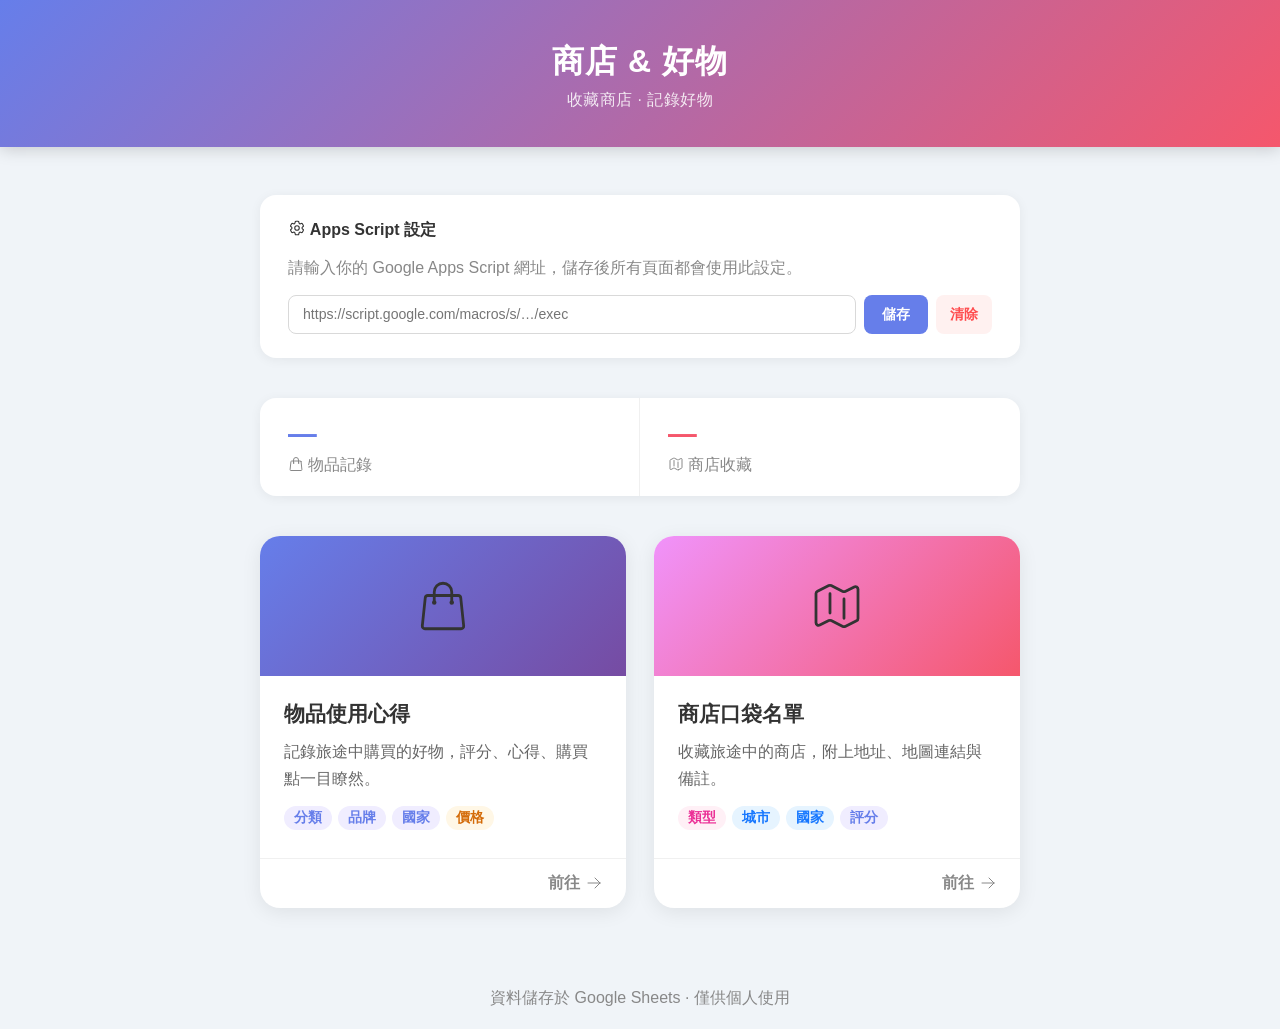
<file: index.html>
<!doctype html>
<html lang="zh-TW">
    <head>
        <meta charset="UTF-8" />
        <meta name="viewport" content="width=device-width, initial-scale=1.0" />
        <title>商店 &amp; 好物</title>
        <link rel="stylesheet" href="index.css" />
    </head>
    <body>
        <header>
            <h1>商店 &amp; 好物</h1>
            <div class="subtitle">收藏商店 · 記錄好物</div>
        </header>

        <main>
            <div class="setup-section">
                <h3>
                    <svg
                        xmlns="http://www.w3.org/2000/svg"
                        fill="none"
                        viewBox="0 0 24 24"
                        stroke-width="1.5"
                        stroke="currentColor"
                        width="18"
                        height="18"
                    >
                        <path
                            stroke-linecap="round"
                            stroke-linejoin="round"
                            d="M9.594 3.94c.09-.542.56-.94 1.11-.94h2.593c.55 0 1.02.398 1.11.94l.213 1.281c.063.374.313.686.645.87.074.04.147.083.22.127.325.196.72.257 1.075.124l1.217-.456a1.125 1.125 0 0 1 1.37.49l1.296 2.247a1.125 1.125 0 0 1-.26 1.431l-1.003.827c-.293.241-.438.613-.43.992a7.723 7.723 0 0 1 0 .255c-.008.378.137.75.43.991l1.004.827c.424.35.534.955.26 1.43l-1.298 2.247a1.125 1.125 0 0 1-1.369.491l-1.217-.456c-.355-.133-.75-.072-1.076.124a6.47 6.47 0 0 1-.22.128c-.331.183-.581.495-.644.869l-.213 1.281c-.09.543-.56.94-1.11.94h-2.594c-.55 0-1.019-.398-1.11-.94l-.213-1.281c-.062-.374-.312-.686-.644-.87a6.52 6.52 0 0 1-.22-.127c-.325-.196-.72-.257-1.076-.124l-1.217.456a1.125 1.125 0 0 1-1.369-.49l-1.297-2.247a1.125 1.125 0 0 1 .26-1.431l1.004-.827c.292-.24.437-.613.43-.991a6.932 6.932 0 0 1 0-.255c.007-.38-.138-.751-.43-.992l-1.004-.827a1.125 1.125 0 0 1-.26-1.43l1.297-2.247a1.125 1.125 0 0 1 1.37-.491l1.216.456c.356.133.751.072 1.076-.124.072-.044.146-.086.22-.128.332-.183.582-.495.644-.869l.214-1.28Z"
                        />
                        <path
                            stroke-linecap="round"
                            stroke-linejoin="round"
                            d="M15 12a3 3 0 1 1-6 0 3 3 0 0 1 6 0Z"
                        />
                    </svg>
                    Apps Script 設定
                </h3>
                <p>請輸入你的 Google Apps Script 網址，儲存後所有頁面都會使用此設定。</p>
                <div class="url-row">
                    <input
                        type="url"
                        id="urlInput"
                        placeholder="https://script.google.com/macros/s/…/exec"
                    />
                    <button class="btn-save-url" onclick="saveUrl()">儲存</button>
                    <button class="btn-clear-url" onclick="clearUrl()">清除</button>
                </div>
                <div class="url-status" id="urlStatus"></div>
            </div>

            <div class="stats-strip">
                <a class="stat-item" href="products.html">
                    <span class="stat-num purple" id="statProducts">
                        <span class="loading-dots"><span></span><span></span><span></span></span>
                    </span>
                    <span class="stat-label">
                        <svg
                            xmlns="http://www.w3.org/2000/svg"
                            fill="none"
                            viewBox="0 0 24 24"
                            stroke-width="1.5"
                            stroke="currentColor"
                            width="16"
                            height="16"
                        >
                            <path
                                stroke-linecap="round"
                                stroke-linejoin="round"
                                d="M15.75 10.5V6a3.75 3.75 0 1 0-7.5 0v4.5m11.356-1.993 1.263 12c.07.665-.45 1.243-1.119 1.243H4.25a1.125 1.125 0 0 1-1.12-1.243l1.264-12A1.125 1.125 0 0 1 5.513 7.5h12.974c.576 0 1.059.435 1.119 1.007ZM8.625 10.5a.375.375 0 1 1-.75 0 .375.375 0 0 1 .75 0Zm7.5 0a.375.375 0 1 1-.75 0 .375.375 0 0 1 .75 0Z"
                            />
                        </svg>
                        物品記錄
                    </span>
                </a>
                <a class="stat-item" href="shops.html">
                    <span class="stat-num pink" id="statShops">
                        <span class="loading-dots"><span></span><span></span><span></span></span>
                    </span>
                    <span class="stat-label">
                        <svg
                            xmlns="http://www.w3.org/2000/svg"
                            fill="none"
                            viewBox="0 0 24 24"
                            stroke-width="1.5"
                            stroke="currentColor"
                            width="16"
                            height="16"
                        >
                            <path
                                stroke-linecap="round"
                                stroke-linejoin="round"
                                d="M9 6.75V15m6-6v8.25m.503 3.498 4.875-2.437c.381-.19.622-.58.622-1.006V4.82c0-.836-.88-1.38-1.628-1.006l-3.869 1.934c-.317.159-.69.159-1.006 0L9.503 3.252a1.125 1.125 0 0 0-1.006 0L3.622 5.689C3.24 5.88 3 6.27 3 6.695V19.18c0 .836.88 1.38 1.628 1.006l3.869-1.934c.317-.159.69-.159 1.006 0l4.994 2.497c.317.159.69.159 1.006 0Z"
                            />
                        </svg>
                        商店收藏
                    </span>
                </a>
            </div>

            <div class="cards-row">
                <a class="dash-card" href="products.html">
                    <div class="card-banner banner-products">
                        <svg
                            xmlns="http://www.w3.org/2000/svg"
                            fill="none"
                            viewBox="0 0 24 24"
                            stroke-width="1.2"
                            stroke="currentColor"
                            width="56"
                            height="56"
                        >
                            <path
                                stroke-linecap="round"
                                stroke-linejoin="round"
                                d="M15.75 10.5V6a3.75 3.75 0 1 0-7.5 0v4.5m11.356-1.993 1.263 12c.07.665-.45 1.243-1.119 1.243H4.25a1.125 1.125 0 0 1-1.12-1.243l1.264-12A1.125 1.125 0 0 1 5.513 7.5h12.974c.576 0 1.059.435 1.119 1.007ZM8.625 10.5a.375.375 0 1 1-.75 0 .375.375 0 0 1 .75 0Zm7.5 0a.375.375 0 1 1-.75 0 .375.375 0 0 1 .75 0Z"
                            />
                        </svg>
                    </div>
                    <div class="card-content">
                        <h2>物品使用心得</h2>
                        <p>記錄旅途中購買的好物，評分、心得、購買點一目瞭然。</p>
                        <div class="card-tags">
                            <span class="tag tag-purple">分類</span>
                            <span class="tag tag-purple">品牌</span>
                            <span class="tag tag-purple">國家</span>
                            <span class="tag tag-orange">價格</span>
                        </div>
                    </div>
                    <div class="card-footer">
                        前往
                        <svg
                            xmlns="http://www.w3.org/2000/svg"
                            fill="none"
                            viewBox="0 0 24 24"
                            stroke-width="1.5"
                            stroke="currentColor"
                            width="16"
                            height="16"
                        >
                            <path
                                stroke-linecap="round"
                                stroke-linejoin="round"
                                d="M13.5 4.5 21 12m0 0-7.5 7.5M21 12H3"
                            />
                        </svg>
                    </div>
                </a>

                <a class="dash-card" href="shops.html">
                    <div class="card-banner banner-shops">
                        <svg
                            xmlns="http://www.w3.org/2000/svg"
                            fill="none"
                            viewBox="0 0 24 24"
                            stroke-width="1.2"
                            stroke="currentColor"
                            width="56"
                            height="56"
                        >
                            <path
                                stroke-linecap="round"
                                stroke-linejoin="round"
                                d="M9 6.75V15m6-6v8.25m.503 3.498 4.875-2.437c.381-.19.622-.58.622-1.006V4.82c0-.836-.88-1.38-1.628-1.006l-3.869 1.934c-.317.159-.69.159-1.006 0L9.503 3.252a1.125 1.125 0 0 0-1.006 0L3.622 5.689C3.24 5.88 3 6.27 3 6.695V19.18c0 .836.88 1.38 1.628 1.006l3.869-1.934c.317-.159.69-.159 1.006 0l4.994 2.497c.317.159.69.159 1.006 0Z"
                            />
                        </svg>
                    </div>
                    <div class="card-content">
                        <h2>商店口袋名單</h2>
                        <p>收藏旅途中的商店，附上地址、地圖連結與備註。</p>
                        <div class="card-tags">
                            <span class="tag tag-pink">類型</span>
                            <span class="tag tag-blue">城市</span>
                            <span class="tag tag-blue">國家</span>
                            <span class="tag tag-purple">評分</span>
                        </div>
                    </div>
                    <div class="card-footer">
                        前往
                        <svg
                            xmlns="http://www.w3.org/2000/svg"
                            fill="none"
                            viewBox="0 0 24 24"
                            stroke-width="1.5"
                            stroke="currentColor"
                            width="16"
                            height="16"
                        >
                            <path
                                stroke-linecap="round"
                                stroke-linejoin="round"
                                d="M13.5 4.5 21 12m0 0-7.5 7.5M21 12H3"
                            />
                        </svg>
                    </div>
                </a>
            </div>
        </main>

        <footer>資料儲存於 Google Sheets · 僅供個人使用</footer>

        <script src="icons.js"></script>
        <script src="index.js"></script>
    </body>
</html>
</file>
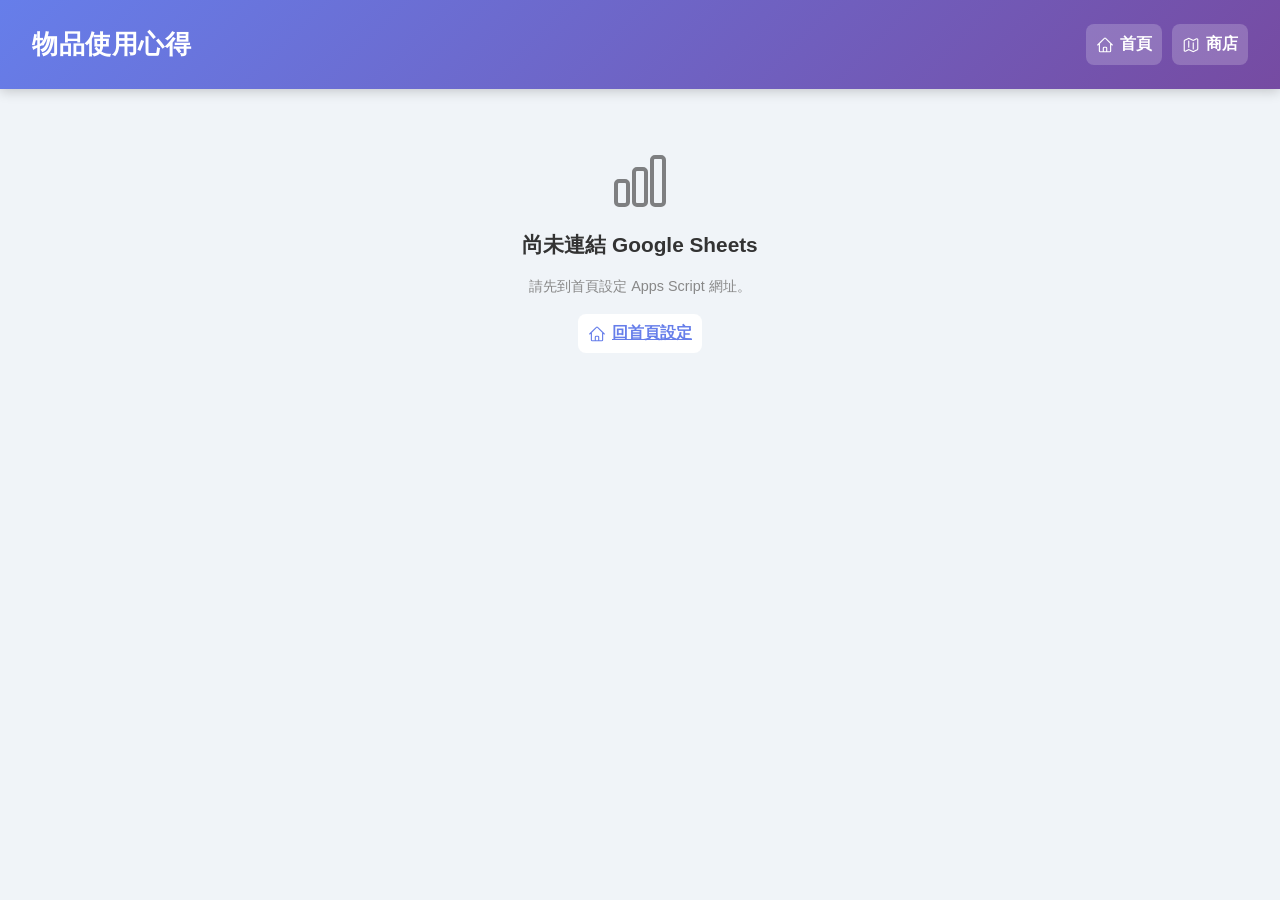
<file: products.html>
<!doctype html>
<html lang="zh-TW">
    <head>
        <meta charset="UTF-8" />
        <meta name="viewport" content="width=device-width, initial-scale=1.0" />
        <title>物品使用心得</title>
        <link rel="stylesheet" href="style.css" />
        <style>
            :root {
                --color-primary: #667eea;
                --color-primary-light: #f0edff;
                --header-bg: linear-gradient(135deg, #667eea 0%, #764ba2 100%);
            }
            .tag-shop {
                background: #f6ffed;
                color: #389e0d;
            }
            .tag-price {
                background: #fff7e6;
                color: #d46b08;
                font-weight: 700;
            }
            .card-review {
                font-size: 0.88rem;
                color: #555;
                line-height: 1.6;
                white-space: pre-line;
            }
        </style>
    </head>
    <body>
        <header>
            <h1>物品使用心得</h1>
            <div class="header-right">
                <a class="nav-link" href="index.html">
                    <svg
                        xmlns="http://www.w3.org/2000/svg"
                        fill="none"
                        viewBox="0 0 24 24"
                        stroke-width="1.5"
                        stroke="currentColor"
                        width="18"
                        height="18"
                    >
                        <path
                            stroke-linecap="round"
                            stroke-linejoin="round"
                            d="m2.25 12 8.954-8.955c.44-.439 1.152-.439 1.591 0L21.75 12M4.5 9.75v10.125c0 .621.504 1.125 1.125 1.125H9.75v-4.875c0-.621.504-1.125 1.125-1.125h2.25c.621 0 1.125.504 1.125 1.125V21h4.125c.621 0 1.125-.504 1.125-1.125V9.75M8.25 21h8.25"
                        />
                    </svg>
                    <span class="btn-label">首頁</span>
                </a>
                <a class="nav-link" href="shops.html">
                    <svg
                        xmlns="http://www.w3.org/2000/svg"
                        fill="none"
                        viewBox="0 0 24 24"
                        stroke-width="1.5"
                        stroke="currentColor"
                        width="18"
                        height="18"
                    >
                        <path
                            stroke-linecap="round"
                            stroke-linejoin="round"
                            d="M9 6.75V15m6-6v8.25m.503 3.498 4.875-2.437c.381-.19.622-.58.622-1.006V4.82c0-.836-.88-1.38-1.628-1.006l-3.869 1.934c-.317.159-.69.159-1.006 0L9.503 3.252a1.125 1.125 0 0 0-1.006 0L3.622 5.689C3.24 5.88 3 6.27 3 6.695V19.18c0 .836.88 1.38 1.628 1.006l3.869-1.934c.317-.159.69-.159 1.006 0l4.994 2.497c.317.159.69.159 1.006 0Z"
                        />
                    </svg>
                    <span class="btn-label">商店</span>
                </a>
                <button
                    class="btn btn-primary"
                    id="addBtn"
                    onclick="openAddModal()"
                    style="display: none"
                >
                    <svg
                        xmlns="http://www.w3.org/2000/svg"
                        fill="none"
                        viewBox="0 0 24 24"
                        stroke-width="1.5"
                        stroke="currentColor"
                        width="18"
                        height="18"
                    >
                        <path
                            stroke-linecap="round"
                            stroke-linejoin="round"
                            d="M12 4.5v15m7.5-7.5h-15"
                        />
                    </svg>
                    <span class="btn-label">新增</span>
                </button>
            </div>
        </header>

        <div class="toolbar" id="toolbar" style="display: none">
            <input
                class="search-box"
                id="searchInput"
                type="text"
                placeholder="搜尋物品名稱、品牌、國家…"
                oninput="renderCards()"
            />
            <select class="filter-select" id="countryFilter" onchange="renderCards()">
                <option value="">所有國家</option>
            </select>
            <select class="filter-select" id="ratingFilter" onchange="renderCards()">
                <option value="">所有評分</option>
                <option value="5">5 星</option>
                <option value="4">4 星以上</option>
                <option value="3">3 星以上</option>
            </select>
            <span class="stats" id="statsText"></span>
        </div>

        <div class="setup-banner" id="setupBanner">
            <div class="icon">
                <svg
                    xmlns="http://www.w3.org/2000/svg"
                    fill="none"
                    viewBox="0 0 24 24"
                    stroke-width="1.5"
                    stroke="currentColor"
                    width="64"
                    height="64"
                >
                    <path
                        stroke-linecap="round"
                        stroke-linejoin="round"
                        d="M3 13.125C3 12.504 3.504 12 4.125 12h2.25c.621 0 1.125.504 1.125 1.125v6.75C7.5 20.496 6.996 21 6.375 21h-2.25A1.125 1.125 0 0 1 3 19.875v-6.75ZM9.75 8.625c0-.621.504-1.125 1.125-1.125h2.25c.621 0 1.125.504 1.125 1.125v11.25c0 .621-.504 1.125-1.125 1.125h-2.25a1.125 1.125 0 0 1-1.125-1.125V8.625ZM16.5 4.125c0-.621.504-1.125 1.125-1.125h2.25C20.496 3 21 3.504 21 4.125v15.75c0 .621-.504 1.125-1.125 1.125h-2.25a1.125 1.125 0 0 1-1.125-1.125V4.125Z"
                    />
                </svg>
            </div>
            <h2>尚未連結 Google Sheets</h2>
            <p>請先到首頁設定 Apps Script 網址。</p>
            <a href="index.html" class="btn btn-primary">
                <svg
                    xmlns="http://www.w3.org/2000/svg"
                    fill="none"
                    viewBox="0 0 24 24"
                    stroke-width="1.5"
                    stroke="currentColor"
                    width="18"
                    height="18"
                >
                    <path
                        stroke-linecap="round"
                        stroke-linejoin="round"
                        d="m2.25 12 8.954-8.955c.44-.439 1.152-.439 1.591 0L21.75 12M4.5 9.75v10.125c0 .621.504 1.125 1.125 1.125H9.75v-4.875c0-.621.504-1.125 1.125-1.125h2.25c.621 0 1.125.504 1.125 1.125V21h4.125c.621 0 1.125-.504 1.125-1.125V9.75M8.25 21h8.25"
                    />
                </svg>
                回首頁設定
            </a>
        </div>

        <div class="grid" id="cardGrid"></div>

        <div class="loading-overlay" id="loadingOverlay">
            <div class="spinner"></div>
            <div id="loadingText">載入中…</div>
        </div>

        <div class="overlay" id="formOverlay">
            <div class="modal">
                <div class="modal-header">
                    <h2 id="formTitle">新增記錄</h2>
                    <button class="close-btn" onclick="closeFormModal()">
                        <svg
                            xmlns="http://www.w3.org/2000/svg"
                            fill="none"
                            viewBox="0 0 24 24"
                            stroke-width="1.5"
                            stroke="currentColor"
                            width="20"
                            height="20"
                        >
                            <path
                                stroke-linecap="round"
                                stroke-linejoin="round"
                                d="M6 18 18 6M6 6l12 12"
                            />
                        </svg>
                    </button>
                </div>
                <div class="modal-body">
                    <div class="form-row">
                        <div class="form-group">
                            <label>物品名稱 *</label>
                            <input type="text" id="fName" placeholder="例：收納盒" />
                        </div>
                        <div class="form-group">
                            <label>品牌</label>
                            <input type="text" id="fBrand" placeholder="例：無印良品" />
                        </div>
                    </div>
                    <div class="form-row">
                        <div class="form-group">
                            <label>分類</label>
                            <input type="text" id="fTags" placeholder="例：藥妝" list="tagsList" />
                            <datalist id="tagsList"></datalist>
                        </div>
                        <div class="form-group">
                            <label>評分</label>
                            <div class="star-input" id="starInput">
                                <span data-v="1" onclick="setStar(1)"></span>
                                <span data-v="2" onclick="setStar(2)"></span>
                                <span data-v="3" onclick="setStar(3)"></span>
                                <span data-v="4" onclick="setStar(4)"></span>
                                <span data-v="5" onclick="setStar(5)"></span>
                            </div>
                        </div>
                    </div>
                    <div class="form-row">
                        <div class="form-group">
                            <label>國家</label>
                            <input
                                type="text"
                                id="fCountry"
                                placeholder="例：日本"
                                list="countryList"
                            />
                            <datalist id="countryList"></datalist>
                        </div>
                        <div class="form-group">
                            <label>購買點</label>
                            <input
                                type="text"
                                id="fShop"
                                placeholder="例：東京澀谷門市"
                                list="shopList"
                            />
                            <datalist id="shopList"></datalist>
                        </div>
                    </div>
                    <div class="form-row">
                        <div class="form-group">
                            <label>幣別</label>
                            <input type="text" id="fCurrency" placeholder="JPY" list="currencyList">
                            <datalist id="currencyList"></datalist>
                        </div>
                        <div class="form-group">
                            <label>價格</label>
                            <input type="text" id="fPrice" placeholder="例：990" />
                        </div>
                    </div>
                    <div class="form-group">
                        <label>物品圖片網址</label>
                        <input
                            type="url"
                            id="fImgUrl"
                            placeholder="https://…"
                            oninput="handleUrlInput(this.value)"
                        />
                        <img
                            id="imgPreview"
                            style="
                                width: 100%;
                                max-height: 200px;
                                object-fit: contain;
                                border-radius: 8px;
                                margin-top: 8px;
                                display: none;
                            "
                        />
                    </div>
                    <div class="form-group">
                        <label>使用心得</label>
                        <textarea
                            id="fReview"
                            placeholder="描述你的使用感受、優缺點、推薦程度…"
                        ></textarea>
                    </div>
                </div>
                <div class="modal-footer">
                    <button class="btn btn-cancel" onclick="closeFormModal()">取消</button>
                    <button class="btn btn-save" id="saveBtn" onclick="saveRecord()">儲存</button>
                </div>
            </div>
        </div>

        <button class="back-to-top" id="backToTop" onclick="window.scrollTo({top:0,behavior:'smooth'})" title="回到頂端">
            <svg xmlns="http://www.w3.org/2000/svg" fill="none" viewBox="0 0 24 24" stroke-width="2" stroke="currentColor" width="22" height="22">
                <path stroke-linecap="round" stroke-linejoin="round" d="M4.5 10.5 12 3m0 0 7.5 7.5M12 3v18" />
            </svg>
        </button>

        <div class="toast" id="toast"></div>

        <script src="icons.js"></script>
        <script src="common.js"></script>
        <script src="products.js"></script>
    </body>
</html>
</file>
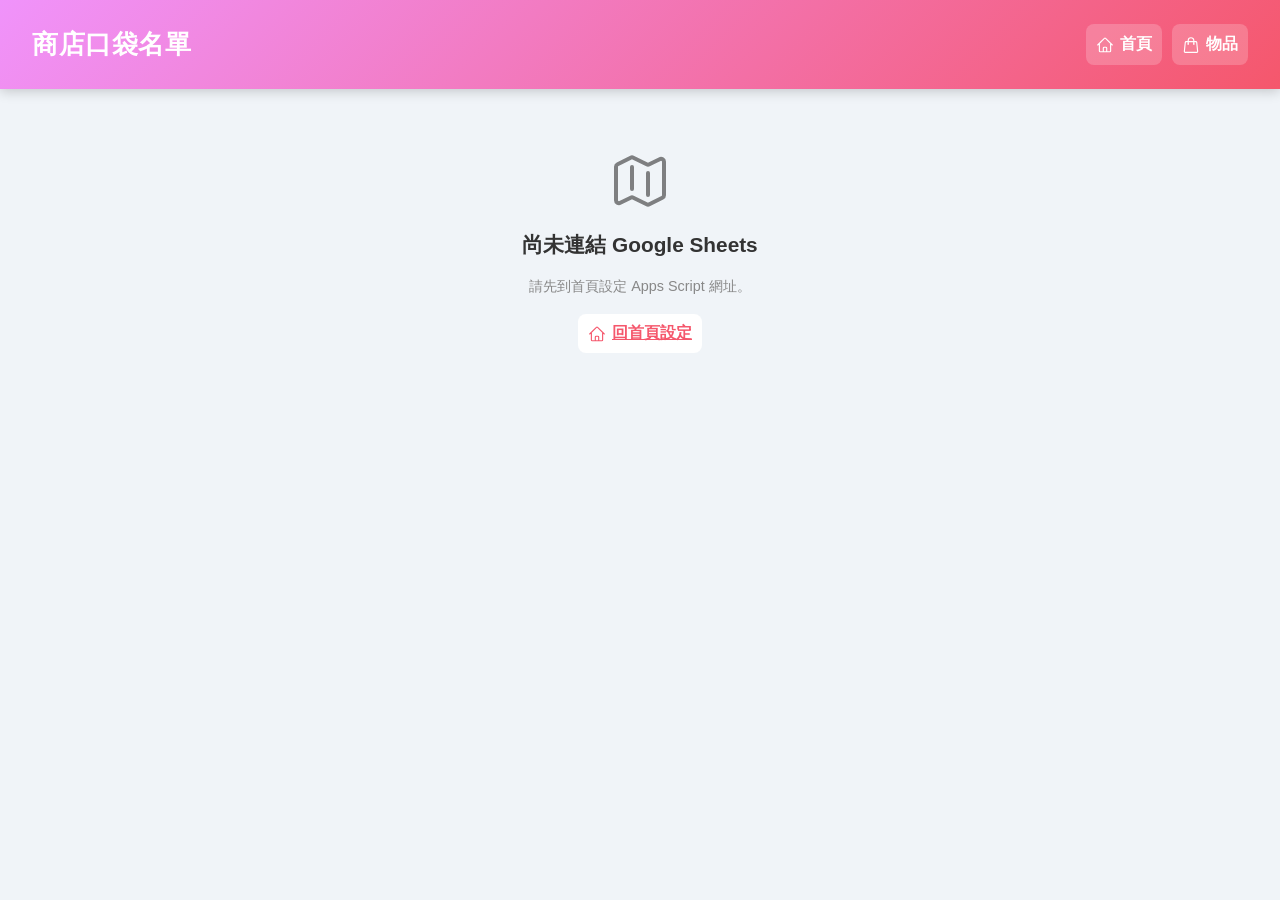
<file: shops.html>
<!doctype html>
<html lang="zh-TW">
    <head>
        <meta charset="UTF-8" />
        <meta name="viewport" content="width=device-width, initial-scale=1.0" />
        <title>商店口袋名單</title>
        <link rel="stylesheet" href="style.css" />
        <style>
            :root {
                --color-primary: #f5576c;
                --color-primary-light: #fff0f3;
                --header-bg: linear-gradient(135deg, #f093fb 0%, #f5576c 100%);
                --card-img-bg: #fef0f2;
                --card-img-color: #f5576c;
            }
            .card-img img {
                object-fit: cover;
            }
            .tag-city {
                background: #f0f5ff;
                color: #2f54eb;
            }
            .tag-type {
                background: #fff0f6;
                color: #eb2f96;
            }
            .card-note {
                font-size: 0.88rem;
                color: #555;
                line-height: 1.6;
                white-space: pre-line;
            }
            .card-link {
                color: #1677ff;
                text-decoration: none;
                display: inline-flex;
                align-items: center;
                gap: 4px;
                padding: 4px 0;
                word-break: break-all;
            }
            .card-link:hover {
                text-decoration: underline;
            }
        </style>
    </head>
    <body>
        <header>
            <h1>商店口袋名單</h1>
            <div class="header-right">
                <a class="nav-link" href="index.html">
                    <svg
                        xmlns="http://www.w3.org/2000/svg"
                        fill="none"
                        viewBox="0 0 24 24"
                        stroke-width="1.5"
                        stroke="currentColor"
                        width="18"
                        height="18"
                    >
                        <path
                            stroke-linecap="round"
                            stroke-linejoin="round"
                            d="m2.25 12 8.954-8.955c.44-.439 1.152-.439 1.591 0L21.75 12M4.5 9.75v10.125c0 .621.504 1.125 1.125 1.125H9.75v-4.875c0-.621.504-1.125 1.125-1.125h2.25c.621 0 1.125.504 1.125 1.125V21h4.125c.621 0 1.125-.504 1.125-1.125V9.75M8.25 21h8.25"
                        />
                    </svg>
                    <span class="btn-label">首頁</span>
                </a>
                <a class="nav-link" href="products.html">
                    <svg
                        xmlns="http://www.w3.org/2000/svg"
                        fill="none"
                        viewBox="0 0 24 24"
                        stroke-width="1.5"
                        stroke="currentColor"
                        width="18"
                        height="18"
                    >
                        <path
                            stroke-linecap="round"
                            stroke-linejoin="round"
                            d="M15.75 10.5V6a3.75 3.75 0 1 0-7.5 0v4.5m11.356-1.993 1.263 12c.07.665-.45 1.243-1.119 1.243H4.25a1.125 1.125 0 0 1-1.12-1.243l1.264-12A1.125 1.125 0 0 1 5.513 7.5h12.974c.576 0 1.059.435 1.119 1.007ZM8.625 10.5a.375.375 0 1 1-.75 0 .375.375 0 0 1 .75 0Zm7.5 0a.375.375 0 1 1-.75 0 .375.375 0 0 1 .75 0Z"
                        />
                    </svg>
                    <span class="btn-label">物品</span>
                </a>
                <button
                    class="btn btn-primary"
                    id="addBtn"
                    onclick="openAddModal()"
                    style="display: none"
                >
                    <svg
                        xmlns="http://www.w3.org/2000/svg"
                        fill="none"
                        viewBox="0 0 24 24"
                        stroke-width="1.5"
                        stroke="currentColor"
                        width="18"
                        height="18"
                    >
                        <path
                            stroke-linecap="round"
                            stroke-linejoin="round"
                            d="M12 4.5v15m7.5-7.5h-15"
                        />
                    </svg>
                    <span class="btn-label">新增</span>
                </button>
            </div>
        </header>

        <div class="toolbar" id="toolbar" style="display: none">
            <input
                class="search-box"
                id="searchInput"
                type="text"
                placeholder="搜尋商店名稱、城市、類型…"
                oninput="renderCards()"
            />
            <select class="filter-select" id="typeFilter" onchange="renderCards()">
                <option value="">所有類型</option>
            </select>
            <select class="filter-select" id="countryFilter" onchange="renderCards()">
                <option value="">所有國家</option>
            </select>

            <span class="stats" id="statsText"></span>
        </div>

        <div class="setup-banner" id="setupBanner">
            <div class="icon">
                <svg
                    xmlns="http://www.w3.org/2000/svg"
                    fill="none"
                    viewBox="0 0 24 24"
                    stroke-width="1.5"
                    stroke="currentColor"
                    width="64"
                    height="64"
                >
                    <path
                        stroke-linecap="round"
                        stroke-linejoin="round"
                        d="M9 6.75V15m6-6v8.25m.503 3.498 4.875-2.437c.381-.19.622-.58.622-1.006V4.82c0-.836-.88-1.38-1.628-1.006l-3.869 1.934c-.317.159-.69.159-1.006 0L9.503 3.252a1.125 1.125 0 0 0-1.006 0L3.622 5.689C3.24 5.88 3 6.27 3 6.695V19.18c0 .836.88 1.38 1.628 1.006l3.869-1.934c.317-.159.69-.159 1.006 0l4.994 2.497c.317.159.69.159 1.006 0Z"
                    />
                </svg>
            </div>
            <h2>尚未連結 Google Sheets</h2>
            <p>請先到首頁設定 Apps Script 網址。</p>
            <a href="index.html" class="btn btn-primary">
                <svg
                    xmlns="http://www.w3.org/2000/svg"
                    fill="none"
                    viewBox="0 0 24 24"
                    stroke-width="1.5"
                    stroke="currentColor"
                    width="18"
                    height="18"
                >
                    <path
                        stroke-linecap="round"
                        stroke-linejoin="round"
                        d="m2.25 12 8.954-8.955c.44-.439 1.152-.439 1.591 0L21.75 12M4.5 9.75v10.125c0 .621.504 1.125 1.125 1.125H9.75v-4.875c0-.621.504-1.125 1.125-1.125h2.25c.621 0 1.125.504 1.125 1.125V21h4.125c.621 0 1.125-.504 1.125-1.125V9.75M8.25 21h8.25"
                    />
                </svg>
                回首頁設定
            </a>
        </div>

        <div class="grid" id="cardGrid"></div>

        <div class="loading-overlay" id="loadingOverlay">
            <div class="spinner"></div>
            <div id="loadingText">載入中…</div>
        </div>

        <div class="overlay" id="formOverlay">
            <div class="modal">
                <div class="modal-header">
                    <h2 id="formTitle">新增商店</h2>
                    <button class="close-btn" onclick="closeFormModal()">
                        <svg
                            xmlns="http://www.w3.org/2000/svg"
                            fill="none"
                            viewBox="0 0 24 24"
                            stroke-width="1.5"
                            stroke="currentColor"
                            width="20"
                            height="20"
                        >
                            <path
                                stroke-linecap="round"
                                stroke-linejoin="round"
                                d="M6 18 18 6M6 6l12 12"
                            />
                        </svg>
                    </button>
                </div>
                <div class="modal-body">
                    <div class="form-row">
                        <div class="form-group">
                            <label>商店名稱 *</label>
                            <input type="text" id="fName" placeholder="例：唐吉訶德" />
                        </div>
                        <div class="form-group">
                            <label>類型</label>
                            <input type="text" id="fType" placeholder="例：藥妝" list="typeList" />
                            <datalist id="typeList"></datalist>
                        </div>
                    </div>
                    <div class="form-row-3">
                        <div class="form-group">
                            <label>國家</label>
                            <input
                                type="text"
                                id="fCountry"
                                placeholder="例：日本"
                                list="countryList"
                            />
                            <datalist id="countryList"></datalist>
                        </div>
                        <div class="form-group">
                            <label>城市</label>
                            <input type="text" id="fCity" placeholder="例：大阪" list="cityList" />
                            <datalist id="cityList"></datalist>
                        </div>
                        <div class="form-group">
                            <label>評分</label>
                            <div class="star-input" id="starInput">
                                <span data-v="1" onclick="setStar(1)"></span>
                                <span data-v="2" onclick="setStar(2)"></span>
                                <span data-v="3" onclick="setStar(3)"></span>
                                <span data-v="4" onclick="setStar(4)"></span>
                                <span data-v="5" onclick="setStar(5)"></span>
                            </div>
                        </div>
                    </div>
                    <div class="form-group">
                        <label>地址</label>
                        <input type="text" id="fAddress" placeholder="例：大阪府大阪市…" />
                    </div>
                    <div class="form-group">
                        <label>網址 / Google Maps 連結</label>
                        <input type="url" id="fUrl" placeholder="https://…" />
                    </div>
                    <div class="form-group">
                        <label>商店圖片網址</label>
                        <input
                            type="url"
                            id="fImgUrl"
                            placeholder="https://…"
                            oninput="handleUrlInput(this.value)"
                        />
                        <img
                            id="imgPreview"
                            style="
                                width: 100%;
                                max-height: 180px;
                                object-fit: cover;
                                margin-top: 8px;
                                display: none;
                            "
                        />
                    </div>
                    <div class="form-group">
                        <label>備註</label>
                        <textarea
                            id="fNote"
                            placeholder="想去的原因、必買商品、注意事項…"
                        ></textarea>
                    </div>
                </div>
                <div class="modal-footer">
                    <button class="btn btn-cancel" onclick="closeFormModal()">取消</button>
                    <button class="btn btn-save" id="saveBtn" onclick="saveRecord()">儲存</button>
                </div>
            </div>
        </div>

        <button class="back-to-top" id="backToTop" onclick="window.scrollTo({top:0,behavior:'smooth'})" title="回到頂端">
            <svg xmlns="http://www.w3.org/2000/svg" fill="none" viewBox="0 0 24 24" stroke-width="2" stroke="currentColor" width="22" height="22">
                <path stroke-linecap="round" stroke-linejoin="round" d="M4.5 10.5 12 3m0 0 7.5 7.5M12 3v18" />
            </svg>
        </button>

        <div class="toast" id="toast"></div>

        <script src="icons.js"></script>
        <script src="common.js"></script>
        <script src="shops.js"></script>
    </body>
</html>
</file>
<file: index.css>
* {
    box-sizing: border-box;
    margin: 0;
    padding: 0;
}
svg {
    display: inline-block;
    vertical-align: -0.125em;
    flex-shrink: 0;
}

body {
    font-family: "Segoe UI", "Microsoft JhengHei", sans-serif;
    background: #f0f4f8;
    color: #333;
    min-height: 100vh;
    display: flex;
    flex-direction: column;
}

/* ── Header ──────────────────────────────────────────── */
header {
    background: linear-gradient(135deg, #667eea 0%, #f5576c 100%);
    color: white;
    padding: 40px 32px 36px;
    text-align: center;
    box-shadow: 0 2px 16px rgba(0, 0, 0, 0.18);
}
header .header-icon {
    opacity: 0.85;
    margin-bottom: 8px;
}

header h1 {
    font-size: 2rem;
    letter-spacing: 1px;
}
header .subtitle {
    opacity: 0.85;
    margin-top: 6px;
    letter-spacing: 0.5px;
}

/* ── Layout ──────────────────────────────────────────── */
main {
    flex: 1;
    display: flex;
    flex-direction: column;
    align-items: center;
    padding: 48px 24px 60px;
    gap: 40px;
}

/* ── Dashboard cards ─────────────────────────────────── */
.cards-row {
    display: grid;
    grid-template-columns: repeat(auto-fit, minmax(280px, 1fr));
    gap: 28px;
    width: 100%;
    max-width: 760px;
}
.dash-card {
    background: white;
    border-radius: 20px;
    box-shadow: 0 4px 20px rgba(0, 0, 0, 0.08);
    overflow: hidden;
    text-decoration: none;
    color: inherit;
    transition:
        transform 0.2s,
        box-shadow 0.2s;
    display: flex;
    flex-direction: column;
}
.dash-card:hover {
    transform: translateY(-6px);
    box-shadow: 0 12px 36px rgba(0, 0, 0, 0.14);
}

.card-banner {
    height: 140px;
    display: flex;
    align-items: center;
    justify-content: center;
    font-size: 4rem;
}
.banner-products {
    background: linear-gradient(135deg, #667eea 0%, #764ba2 100%);
}
.banner-shops {
    background: linear-gradient(135deg, #f093fb 0%, #f5576c 100%);
}

.card-content {
    padding: 24px 24px 28px;
    display: flex;
    flex-direction: column;
    gap: 10px;
    flex: 1;
}
.card-content h2 {
    font-size: 1.3rem;
    font-weight: 700;
}
.card-content p {
    color: #666;
    line-height: 1.7;
}

.card-tags {
    display: flex;
    flex-wrap: wrap;
    gap: 6px;
    margin-top: 4px;
}
.tag {
    padding: 3px 10px;
    border-radius: 20px;
    font-size: 0.875rem;
    font-weight: 600;
}
.tag-purple {
    background: #f0edff;
    color: #667eea;
}
.tag-pink {
    background: #fff0f6;
    color: #eb2f96;
}
.tag-orange {
    background: #fff7e6;
    color: #d46b08;
}
.tag-green {
    background: #f6ffed;
    color: #389e0d;
}
.tag-blue {
    background: #e6f4ff;
    color: #1677ff;
}

.card-footer {
    display: flex;
    align-items: center;
    justify-content: flex-end;
    padding: 14px 24px;
    border-top: 1px solid #f0f0f0;
    font-weight: 600;
    color: #888;
    gap: 6px;
}
.dash-card:hover .card-footer {
    color: #555;
}

/* ── Stats strip ─────────────────────────────────────── */
.stats-strip {
    width: 100%;
    max-width: 760px;
    background: white;
    border-radius: 16px;
    box-shadow: 0 2px 12px rgba(0, 0, 0, 0.06);
    display: grid;
    grid-template-columns: 1fr 1fr;
    overflow: hidden;
}
.stat-item {
    padding: 20px 28px;
    display: flex;
    flex-direction: column;
    gap: 4px;
    border-right: 1px solid #f0f0f0;
    text-decoration: none;
    color: inherit;
    transition: background 0.2s;
}
.stat-item:last-child {
    border-right: none;
}
.stat-item:hover {
    background: #fafafa;
}
.stat-item * {
    text-decoration: none;
}
.stat-num {
    font-size: 1.8rem;
    font-weight: 800;
}
.stat-label {
    color: #888;
}
.stat-num.purple {
    color: #667eea;
}
.stat-num.pink {
    color: #f5576c;
}

/* ── Loading dots ────────────────────────────────────── */
.loading-dots {
    display: inline-flex;
    gap: 4px;
}
.loading-dots span {
    width: 6px;
    height: 6px;
    border-radius: 50%;
    background: currentColor;
    opacity: 0.3;
    animation: dot-bounce 0.8s ease-in-out infinite;
}
.loading-dots span:nth-child(2) {
    animation-delay: 0.15s;
}
.loading-dots span:nth-child(3) {
    animation-delay: 0.3s;
}
@keyframes dot-bounce {
    0%,
    80%,
    100% {
        opacity: 0.3;
        transform: scale(1);
    }
    40% {
        opacity: 1;
        transform: scale(1.3);
    }
}

/* ── Setup section ───────────────────────────────────── */
.setup-section {
    width: 100%;
    max-width: 760px;
    background: white;
    border-radius: 16px;
    box-shadow: 0 2px 12px rgba(0, 0, 0, 0.06);
    padding: 24px 28px;
    display: flex;
    flex-direction: column;
    gap: 14px;
}
.setup-section h3 {
    font-size: 1rem;
    font-weight: 700;
    color: #333;
}
.setup-section p {
    color: #888;
    line-height: 1.6;
}
.url-row {
    display: flex;
    gap: 8px;
}
.url-row input {
    flex: 1;
    padding: 10px 14px;
    border: 1.5px solid #d9d9d9;
    border-radius: 8px;
    font-size: 0.88rem;
    outline: none;
    font-family: inherit;
    transition: border 0.2s;
}
.url-row input:focus {
    border-color: #667eea;
}
.url-row input.saved {
    border-color: #52c41a;
    background: #f6ffed;
}
.btn-save-url {
    padding: 10px 18px;
    border: none;
    border-radius: 8px;
    background: #667eea;
    color: white;
    font-size: 0.88rem;
    font-weight: 600;
    cursor: pointer;
    white-space: nowrap;
    transition: background 0.2s;
}
.btn-save-url:hover {
    background: #4e5fd4;
}
.btn-clear-url {
    padding: 10px 14px;
    border: none;
    border-radius: 8px;
    background: #fff1f0;
    color: #ff4d4f;
    font-size: 0.88rem;
    font-weight: 600;
    cursor: pointer;
    white-space: nowrap;
    transition: background 0.2s;
}
.btn-clear-url:hover {
    background: #ffd9d9;
}
.url-status {
    font-size: 0.9rem;
    padding: 6px 10px;
    border-radius: 6px;
    display: none;
}
.url-status.ok {
    display: block;
    background: #f6ffed;
    color: #389e0d;
}
.url-status.err {
    display: block;
    background: #fff1f0;
    color: #ff4d4f;
}
.url-status.info {
    display: block;
    background: #e6f4ff;
    color: #1677ff;
}

/* ── Footer ──────────────────────────────────────────── */
footer {
    text-align: center;
    padding: 20px;
    color: #888;
}

/* ── Responsive ──────────────────────────────────────── */
@media (max-width: 500px) {
    header {
        padding: 28px 20px;
    }
    header h1 {
        font-size: 1.5rem;
    }
    main {
        padding: 28px 16px 40px;
        gap: 24px;
    }
    .stat-num {
        font-size: 1.4rem;
    }
    .stat-item {
        padding: 16px 20px;
    }
}
</file>
<file: style.css>
/* ── Reset ───────────────────────────────────────────── */
* {
    box-sizing: border-box;
    margin: 0;
    padding: 0;
}
svg {
    display: inline-block;
    vertical-align: -0.125em;
    flex-shrink: 0;
}

body {
    font-family: "Segoe UI", "Microsoft JhengHei", sans-serif;
    background: #f0f4f8;
    color: #333;
    min-height: 100vh;
}

/* ── Header ──────────────────────────────────────────── */
header {
    background: var(--header-bg);
    color: white;
    padding: 24px 32px;
    display: flex;
    align-items: center;
    justify-content: space-between;
    box-shadow: 0 2px 12px rgba(0, 0, 0, 0.2);
}
header h1 {
    font-size: 1.6rem;
    letter-spacing: 0.5px;
}
.header-right {
    display: flex;
    gap: 10px;
    align-items: center;
}

/* ── Buttons ─────────────────────────────────────────── */
.btn {
    display: inline-flex;
    align-items: center;
    gap: 6px;
    padding: 9px 10px;
    border: none;
    border-radius: 8px;
    cursor: pointer;
    font-size: 1rem;
    font-weight: 600;
    transition: all 0.2s;
}
.btn-primary {
    background: white;
    color: var(--color-primary);
}
.btn-primary:hover {
    background: var(--color-primary-light);
    transform: translateY(-1px);
}
.btn-save {
    background: #52c41a;
    color: white;
}
.btn-save:hover {
    background: #389e0d;
}
.btn-cancel {
    background: #8c8c8c;
    color: white;
}
.btn-cancel:hover {
    background: #595959;
}

.nav-link {
    display: inline-flex;
    align-items: center;
    gap: 6px;
    padding: 10px;
    border-radius: 8px;
    background: rgba(255, 255, 255, 0.2);
    color: white;
    text-decoration: none;
    font-weight: 600;
    transition: background 0.2s;
}
.nav-link:hover {
    background: rgba(255, 255, 255, 0.35);
}

/* ── Toolbar ─────────────────────────────────────────── */
.toolbar {
    display: flex;
    gap: 10px;
    padding: 16px 32px;
    background: white;
    border-bottom: 1px solid #e8e8e8;
    flex-wrap: wrap;
    align-items: center;
}
.search-box {
    flex: 1;
    min-width: 200px;
    padding: 9px 14px;
    border: 1.5px solid #d9d9d9;
    border-radius: 8px;
    font-size: 0.9rem;
    outline: none;
    transition: border 0.2s;
}
.search-box:focus {
    border-color: var(--color-primary);
}
.filter-select {
    padding: 9px 14px;
    border: 1.5px solid #d9d9d9;
    border-radius: 8px;
    font-size: 0.9rem;
    outline: none;
    background: white;
    cursor: pointer;
}
.stats {
    font-size: 0.875rem;
    color: #888;
    margin-left: auto;
}

/* ── Setup banner ────────────────────────────────────── */
.setup-banner {
    display: none;
    flex-direction: column;
    align-items: center;
    justify-content: center;
    gap: 16px;
    padding: 60px 20px;
    text-align: center;
}
.setup-banner .icon {
    opacity: 0.6;
}
.setup-banner h2 {
    font-size: 1.3rem;
    color: #333;
}
.setup-banner p {
    font-size: 0.9rem;
    color: #888;
    max-width: 400px;
    line-height: 1.6;
}

/* ── Toast ───────────────────────────────────────────── */
.toast {
    position: fixed;
    bottom: 28px;
    right: 28px;
    background: #333;
    color: white;
    padding: 10px 18px;
    border-radius: 8px;
    font-size: 0.88rem;
    opacity: 0;
    transform: translateY(10px);
    transition:
        opacity 0.3s,
        transform 0.3s;
    z-index: 999;
    pointer-events: none;
}
.toast.show {
    opacity: 1;
    transform: translateY(0);
}

/* ── Loading overlay ─────────────────────────────────── */
.loading-overlay {
    display: none;
    position: fixed;
    inset: 0;
    background: rgba(255, 255, 255, 0.75);
    z-index: 200;
    align-items: center;
    justify-content: center;
    flex-direction: column;
    gap: 12px;
    font-size: 0.95rem;
    color: #555;
}
.loading-overlay.active {
    display: flex;
}
.spinner {
    width: 36px;
    height: 36px;
    border: 4px solid #e0e0e0;
    border-top-color: var(--color-primary);
    border-radius: 50%;
    animation: spin 0.7s linear infinite;
}
@keyframes spin {
    to {
        transform: rotate(360deg);
    }
}

/* ── Card grid ───────────────────────────────────────── */
.grid {
    display: grid;
    grid-template-columns: repeat(auto-fill, minmax(300px, 1fr));
    gap: 20px;
    padding: 24px 32px;
}
.card {
    background: white;
    border-radius: 14px;
    overflow: hidden;
    position: relative;
    box-shadow: 0 2px 10px rgba(0, 0, 0, 0.08);
    transition:
        transform 0.2s,
        box-shadow 0.2s;
    display: flex;
    flex-direction: column;
}
.card:hover {
    transform: translateY(-4px);
    box-shadow: 0 8px 24px rgba(0, 0, 0, 0.12);
}
.card-category {
    position: absolute;
    top: 10px;
    left: 10px;
    z-index: 1;
}

.card-img {
    width: 100%;
    height: 200px;
    background: var(--card-img-bg, #f5f5f5);
    display: flex;
    align-items: center;
    justify-content: center;
    color: var(--card-img-color, #ccc);
}
.card-img img {
    width: 100%;
    height: 100%;
    object-fit: contain;
    display: block;
}
.card-body {
    padding: 16px;
    flex: 1;
    display: flex;
    flex-direction: column;
    gap: 8px;
}
.card-title {
    font-size: 1.1rem;
    font-weight: 700;
    color: #1a1a1a;
}
.tag-row {
    display: flex;
    gap: 6px;
    flex-wrap: wrap;
}
.tag {
    display: inline-flex;
    align-items: center;
    gap: 4px;
    padding: 3px 10px;
    border-radius: 20px;
    font-size: 0.875rem;
    font-weight: 600;
}
.tag-country {
    background: #e6f4ff;
    color: #1677ff;
}
.stars {
    display: flex;
    gap: 2px;
}
.star {
    color: #fadb14;
}
.star.empty {
    color: #ddd;
}
.card-actions {
    display: flex;
    gap: 8px;
    padding: 12px 16px;
    border-top: 1px solid #f0f0f0;
}
.card-actions button {
    flex: 1;
    padding: 7px;
    border: none;
    border-radius: 6px;
    cursor: pointer;
    display: inline-flex;
    align-items: center;
    justify-content: center;
    gap: 4px;
    font-size: 0.875rem;
    font-weight: 600;
}
.btn-edit-card {
    background: #f0f0f0;
    color: #333;
}
.btn-edit-card:hover {
    background: #e0e0e0;
}
.btn-del-card {
    background: #fff1f0;
    color: #ff4d4f;
}
.btn-del-card:hover {
    background: #ffd9d9;
}
.empty-state {
    grid-column: 1/-1;
    text-align: center;
    padding: 60px 20px;
    color: #aaa;
}
.empty-state .icon {
    opacity: 0.5;
    margin-bottom: 12px;
}

/* ── Modal ───────────────────────────────────────────── */
.overlay {
    display: none;
    position: fixed;
    inset: 0;
    background: rgba(0, 0, 0, 0.5);
    z-index: 100;
    align-items: center;
    justify-content: center;
    padding: 20px;
}
.overlay.active {
    display: flex;
}
.modal {
    background: white;
    border-radius: 16px;
    width: 100%;
    max-width: 620px;
    max-height: 90vh;
    overflow: hidden;
    display: flex;
    flex-direction: column;
    box-shadow: 0 20px 60px rgba(0, 0, 0, 0.3);
}
.modal-header {
    padding: 20px 24px 16px;
    border-bottom: 1px solid #f0f0f0;
    display: flex;
    align-items: center;
    justify-content: space-between;
    flex-shrink: 0;
    background: white;
}
.modal-header h2 {
    font-size: 1.2rem;
}
.close-btn {
    background: none;
    border: none;
    font-size: 1.4rem;
    cursor: pointer;
    color: #888;
}
.close-btn:hover {
    color: #333;
}
.modal-body {
    padding: 20px 24px;
    display: flex;
    flex-direction: column;
    gap: 16px;
    overflow-y: auto;
    flex: 1;
}
.modal-footer {
    padding: 16px 24px;
    border-top: 1px solid #f0f0f0;
    display: flex;
    gap: 10px;
    justify-content: flex-end;
    flex-shrink: 0;
}

/* ── Form ────────────────────────────────────────────── */
.form-group {
    display: flex;
    flex-direction: column;
    gap: 6px;
}
.form-group label {
    font-size: 0.875rem;
    font-weight: 600;
    color: #555;
}
.form-row {
    display: grid;
    grid-template-columns: 1fr 1fr;
    gap: 12px;
}
.form-row-3 {
    display: grid;
    grid-template-columns: 1fr 2fr 2fr;
    gap: 12px;
}

input[type="text"],
input[type="url"],
textarea,
select.form-select {
    padding: 10px 14px;
    border: 1.5px solid #d9d9d9;
    border-radius: 8px;
    font-size: 0.9rem;
    outline: none;
    font-family: inherit;
    transition: border 0.2s;
    width: 100%;
    background: white;
}
input:focus,
textarea:focus,
select.form-select:focus {
    border-color: var(--color-primary);
}
textarea {
    resize: vertical;
    min-height: 150px;
}

.star-input {
    display: flex;
    gap: 6px;
    padding-top: 4px;
}
.star-input span {
    cursor: pointer;
    color: #ddd;
    transition: color 0.15s;
}
.star-input span.on {
    color: #fadb14;
}

/* ── Back to top ─────────────────────────────────────── */
.back-to-top {
    position: fixed;
    bottom: 28px;
    right: 28px;
    width: 44px;
    height: 44px;
    border-radius: 50%;
    border: none;
    background: var(--color-primary);
    color: white;
    display: flex;
    align-items: center;
    justify-content: center;
    cursor: pointer;
    box-shadow: 0 4px 14px rgba(0, 0, 0, 0.2);
    opacity: 0;
    transform: translateY(12px);
    transition: opacity 0.3s, transform 0.3s;
    pointer-events: none;
    z-index: 90;
}
.back-to-top.visible {
    opacity: 1;
    transform: translateY(0);
    pointer-events: auto;
}
.back-to-top:hover {
    filter: brightness(1.1);
}

/* ── Responsive ──────────────────────────────────────── */
@media (max-width: 600px) {
    header {
        padding: 16px;
    }
    header h1 {
        font-size: 1.2rem;
    }
    .btn-label {
        display: none;
    }
    .toolbar {
        padding: 12px 16px;
    }
    .grid {
        padding: 16px;
        gap: 14px;
    }
    .form-row,
    .form-row-3 {
        grid-template-columns: 1fr;
    }
}
</file>
